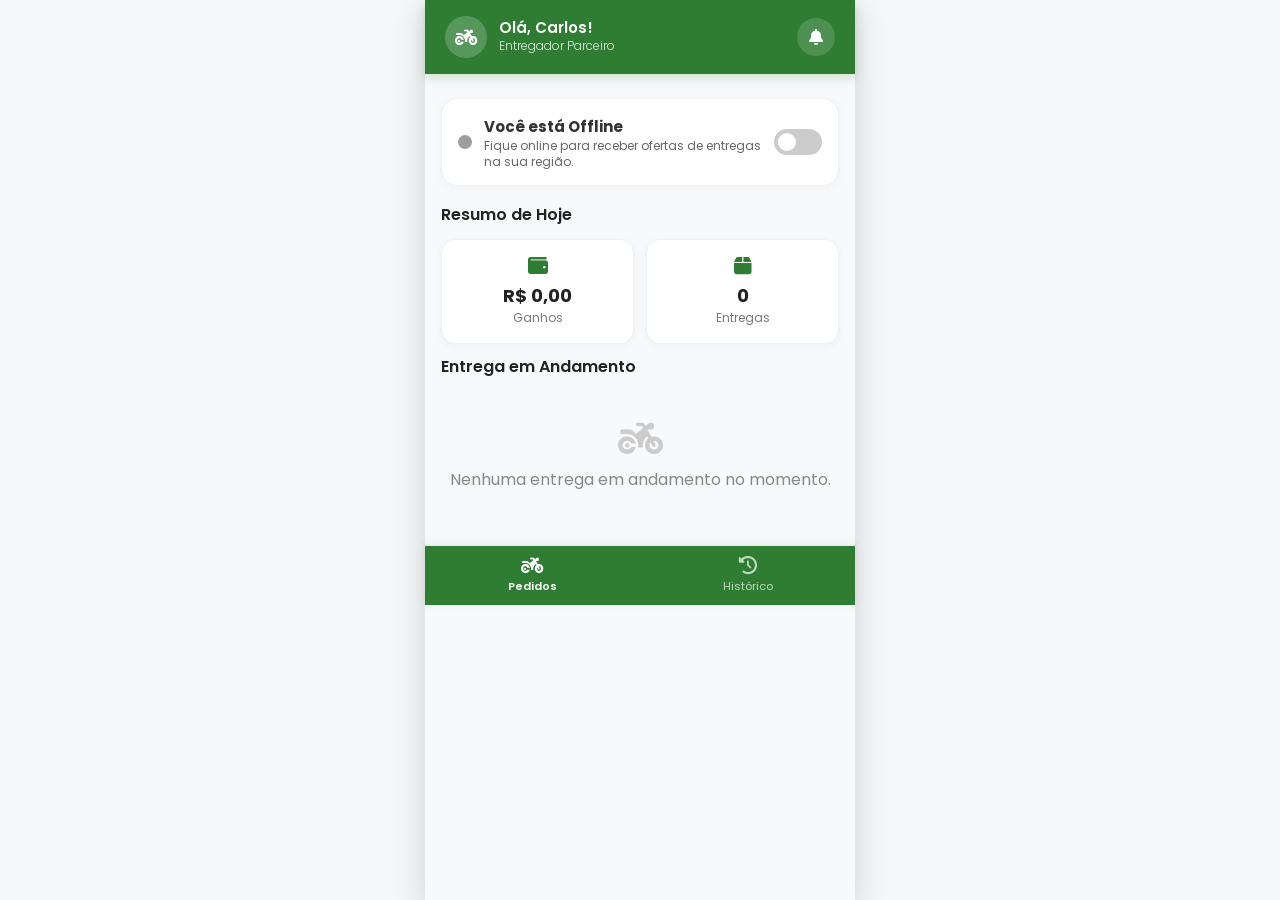
<file: index.html>
<!DOCTYPE html>
<html lang="pt-BR">
<head>
    <meta charset="UTF-8">
    <meta name="viewport" content="width=device-width, initial-scale=1.0, maximum-scale=1.0, user-scalable=no, viewport-fit=cover">
    <title>Feira Fácil - Entregador</title>
    <link rel="stylesheet" href="style.css">
    <link href="https://fonts.googleapis.com/css2?family=Poppins:wght@300;400;600;700&display=swap" rel="stylesheet">
    <link rel="stylesheet" href="https://cdnjs.cloudflare.com/ajax/libs/font-awesome/6.0.0/css/all.min.css">
</head>
<body>
    <div class="app-container">
        <!-- Header Fixo Verde -->
        <header class="main-header">
            <div class="user-profile" onclick="openProfileScreen()" style="cursor: pointer;">
                <div class="avatar">
                    <i class="fas fa-motorcycle"></i>
                </div>
                <div class="user-info">
                    <span id="header-user-name" class="greeting">Olá, Carlos!</span>
                    <span class="sub-greeting">Entregador Parceiro</span>
                </div>
            </div>
            <button class="icon-btn notification-btn" onclick="toggleNotificationsModal()">
                <i class="fas fa-bell"></i>
                <span id="notification-badge" class="badge-count">1</span>
            </button>
        </header>

        <!-- TELA 1: PEDIDOS / INÍCIO DO MOTOBOY -->
        <main id="home-screen" class="screen active">
            <!-- Card de Controle de Status (Online / Offline) -->
            <div class="driver-status-card" id="status-card">
                <div class="status-info">
                    <div class="status-indicator" id="status-dot"></div>
                    <div>
                        <h3 id="status-title">Você está Offline</h3>
                        <p id="status-desc">Fique online para receber ofertas de entregas na sua região.</p>
                    </div>
                </div>

                <label class="switch-toggle">
                    <input type="checkbox" id="online-toggle" onchange="toggleDriverStatus(this)">
                    <span class="slider round"></span>
                </label>
            </div>

            <!-- Resumo de Ganhos do Dia (Fica Oculto durante Entrega Ativa) -->
            <section id="today-summary-section" class="section-container">
                <div class="section-header">
                    <h3>Resumo de Hoje</h3>
                </div>
                <div class="driver-stats-grid">
                    <div class="stat-box">
                        <i class="fas fa-wallet"></i>
                        <span class="stat-value" id="today-earnings">R$ 0,00</span>
                        <span class="stat-label">Ganhos</span>
                    </div>
                    <div class="stat-box">
                        <i class="fas fa-box"></i>
                        <span class="stat-value" id="today-deliveries">0</span>
                        <span class="stat-label">Entregas</span>
                    </div>
                </div>
            </section>

            <!-- Entrega Ativa -->
            <section class="section-container" style="margin-top: 10px;">
                <div class="section-header">
                    <h3>Entrega em Andamento</h3>
                </div>
                <div id="active-delivery-container">
                    <div class="empty-list" style="padding: 30px 0;">
                        <i class="fas fa-motorcycle"></i>
                        <p>Nenhuma entrega em andamento no momento.</p>
                    </div>
                </div>
            </section>
        </main>

        <!-- TELA 2: HISTÓRICO DE ENTREGAS -->
        <main id="history-screen" class="screen">
            <div class="screen-title-bar">
                <h2>Histórico de Entregas</h2>
            </div>

            <div class="section-container">
                <div id="completed-deliveries-container" class="orders-list"></div>
            </div>
        </main>

        <!-- TELA 3: PERFIL DO ENTREGADOR -->
        <main id="profile-screen" class="screen">
            <div class="screen-title-bar-centered" style="display: flex; align-items: center; justify-content: space-between; padding: 16px 20px;">
                <button class="back-btn" onclick="closeProfileScreen()" style="background: none; border: none; font-size: 18px; color: #2e7d32; cursor: pointer;">
                    <i class="fas fa-arrow-left"></i>
                </button>
                <h2 class="centered-title" style="font-size: 18px; color: #222;">Meu Perfil</h2>
                <div style="width: 24px;"></div>
            </div>

            <div class="profile-container" style="padding: 0 20px;">
                <div class="profile-header-card" style="text-align: center; margin-bottom: 20px;">
                    <div class="profile-avatar-large" style="width: 70px; height: 70px; background: #e8f5e9; border-radius: 50%; display: flex; align-items: center; justify-content: center; margin: 0 auto 10px auto; color: #2e7d32; font-size: 32px;">
                        <i class="fas fa-motorcycle"></i>
                    </div>
                    <h3 id="profile-display-name" style="font-size: 18px; color: #222;">Carlos Silva</h3>
                    <p id="profile-display-email" style="font-size: 13px; color: #666;">carlos.entregas@email.com</p>
                </div>

                <form id="profile-form" onsubmit="saveDriverProfile(event)">
                    <div class="form-group" style="margin-bottom: 15px;">
                        <label for="driver-name-input" style="font-size: 12px; color: #555; display: block; margin-bottom: 4px;"><i class="fas fa-user"></i> Nome Completo</label>
                        <input type="text" id="driver-name-input" value="Carlos Silva" style="width: 100%; padding: 12px; border: 1px solid #ddd; border-radius: 10px; font-size: 14px;" required>
                    </div>

                    <div class="form-group" style="margin-bottom: 15px;">
                        <label for="driver-email-input" style="font-size: 12px; color: #555; display: block; margin-bottom: 4px;"><i class="fas fa-envelope"></i> E-mail</label>
                        <input type="email" id="driver-email-input" value="carlos.entregas@email.com" style="width: 100%; padding: 12px; border: 1px solid #ddd; border-radius: 10px; font-size: 14px;" required>
                    </div>

                    <div class="form-group" style="margin-bottom: 15px;">
                        <label for="driver-phone-input" style="font-size: 12px; color: #555; display: block; margin-bottom: 4px;"><i class="fas fa-phone"></i> Telefone / WhatsApp</label>
                        <input type="text" id="driver-phone-input" value="(54) 98888-7777" style="width: 100%; padding: 12px; border: 1px solid #ddd; border-radius: 10px; font-size: 14px;" required>
                    </div>

                    <div class="form-group" style="margin-bottom: 15px;">
                        <label for="driver-vehicle-input" style="font-size: 12px; color: #555; display: block; margin-bottom: 4px;"><i class="fas fa-motorcycle"></i> Veículo / Placa</label>
                        <input type="text" id="driver-vehicle-input" value="Honda CG 160 • ABC-1D23" style="width: 100%; padding: 12px; border: 1px solid #ddd; border-radius: 10px; font-size: 14px;" required>
                    </div>

                    <button type="submit" class="btn-checkout" style="margin-top: 15px;">Salvar Alterações</button>
                </form>
            </div>
        </main>

        <!-- MODAL POP-UP DE NOVA OFERTA DE ENTREGA COM TIMER -->
        <div id="delivery-offer-modal" class="modal-overlay hidden">
            <div class="modal-card offer-card">
                <div class="offer-header">
                    <span class="badge-new-offer"><i class="fas fa-bolt"></i> Nova Oferta!</span>
                    <div class="timer-circle" id="timer-display">15</div>
                </div>

                <div class="offer-body">
                    <div class="offer-price-box">
                        <span class="offer-label">Valor do Repasse</span>
                        <h2 class="offer-price" id="offer-price-val">R$ 12,50</h2>
                    </div>

                    <div class="offer-details-list">
                        <div class="offer-detail-item">
                            <i class="fas fa-route"></i>
                            <div>
                                <strong>Distância Total:</strong>
                                <span id="offer-distance-val">3.2 km</span>
                            </div>
                        </div>

                        <div class="offer-detail-item">
                            <i class="fas fa-store"></i>
                            <div>
                                <strong>Retiradas:</strong>
                                <span id="offer-pickup-val">Multi-tendas</span>
                            </div>
                        </div>

                        <div class="offer-detail-item">
                            <i class="fas fa-map-marker-alt"></i>
                            <div>
                                <strong>Entrega (Cliente):</strong>
                                <span id="offer-dropoff-val">Rua das Palmeiras, 450 - Centro</span>
                            </div>
                        </div>
                    </div>
                </div>

                <div class="modal-actions gap-10">
                    <button type="button" class="btn-secondary" onclick="rejectDeliveryOffer()">Recusar</button>
                    <button type="button" class="btn-primary-action" onclick="acceptDeliveryOffer()">Aceitar Entrega</button>
                </div>
            </div>
        </div>

        <!-- MODAL POP-UP PARA CONFIRMAÇÃO DO CÓDIGO DO CLIENTE -->
        <div id="confirm-code-modal" class="modal-overlay hidden">
            <div class="modal-card">
                <div class="modal-header">
                    <div>
                        <h3>Finalizar Entrega</h3>
                        <span class="modal-subtitle">Digite o código de 4 dígitos informado pelo cliente</span>
                    </div>
                    <button class="close-btn" onclick="closeConfirmCodeModal()">×</button>
                </div>
                
                <form id="code-confirm-form" onsubmit="submitConfirmationCode(event)">
                    <div class="form-group" style="margin: 15px 0;">
                        <input type="text" id="client-code-input" maxlength="4" placeholder="Ex: 1234" 
                               style="width: 100%; text-align: center; font-size: 24px; letter-spacing: 8px; padding: 12px; border: 2px solid #2e7d32; border-radius: 12px; font-weight: 700;" required>
                        <small style="color: #777; font-size: 11px; display: block; text-align: center; margin-top: 6px;">Código padrão de teste: <strong>1234</strong></small>
                    </div>

                    <div class="modal-actions gap-10">
                        <button type="button" class="btn-secondary" onclick="closeConfirmCodeModal()">Cancelar</button>
                        <button type="submit" class="btn-primary-action">Confirmar Código</button>
                    </div>
                </form>
            </div>
        </div>

        <!-- MODAL DE NOTIFICAÇÕES -->
        <div id="notifications-modal" class="modal-overlay hidden" onclick="closeNotificationsModalOnOutside(event)">
            <div class="modal-card notification-modal-card">
                <div class="modal-header">
                    <div>
                        <h3><i class="fas fa-bell" style="color: #2e7d32; margin-right: 6px;"></i> Notificações</h3>
                        <span class="modal-subtitle">Avisos e novidades do sistema</span>
                    </div>
                    <button class="close-btn" onclick="toggleNotificationsModal()">×</button>
                </div>
                <div id="notifications-list" class="notifications-list"></div>
            </div>
        </div>

        <!-- TOAST / NOTIFICAÇÃO NATIVA -->
        <div id="toast-notification" class="toast-notification hidden">
            <div class="toast-content">
                <i class="fas fa-check-circle"></i>
                <span id="toast-message">Notificação</span>
            </div>
        </div>

        <!-- Bottom Navigation Verde -->
        <nav class="bottom-nav">
            <a href="#" class="nav-item active" data-target="home-screen">
                <i class="fas fa-motorcycle"></i>
                <span>Pedidos</span>
            </a>
            <a href="#" class="nav-item" data-target="history-screen">
                <i class="fas fa-history"></i>
                <span>Histórico</span>
            </a>
        </nav>
    </div>

    <script src="motoboy.js"></script>
</body>
</html>
</file>
<file: style.css>
/* ==================== CONFIGURAÇÕES GERAIS E RESETS ==================== */
* {
    margin: 0;
    padding: 0;
    box-sizing: border-box;
    font-family: 'Poppins', sans-serif;
    -webkit-tap-highlight-color: transparent;
}

/* Deixa a página rolar normalmente */
html, body {
    width: 100%;
    min-height: 100%;
    margin: 0;
    padding: 0;
    background-color: #f4f6f8;
}

/* Dá espaço no topo (74px) para o conteúdo não ficar escondido atrás do cabeçalho */
.app-container {
    width: 100%;
    max-width: 430px;
    min-height: 100vh;
    margin: 0 auto;
    background-color: #f7f9fa;
    padding-top: 74px;
    padding-bottom: 80px;
    box-shadow: 0 10px 30px rgba(0, 0, 0, 0.15);
}

/* ==================== HEADER PRINCIPAL FIXO NO TOPO ==================== */
.main-header {
    position: fixed;
    top: 0;
    left: 0;
    right: 0;
    margin: 0 auto;
    width: 100%;
    max-width: 430px;
    height: 74px;
    background-color: #2e7d32;
    color: #ffffff;
    padding: 16px 20px;
    display: flex;
    justify-content: space-between;
    align-items: center;
    box-shadow: 0 4px 10px rgba(46, 125, 50, 0.2);
    z-index: 9999;
}

.user-profile {
    display: flex;
    align-items: center;
    gap: 12px;
}

.avatar {
    width: 42px;
    height: 42px;
    background-color: rgba(255, 255, 255, 0.2);
    border-radius: 50%;
    display: flex;
    justify-content: center;
    align-items: center;
    font-size: 18px;
}

.user-info {
    display: flex;
    flex-direction: column;
}

.greeting {
    font-weight: 600;
    font-size: 15px;
    line-height: 1.2;
}

.sub-greeting {
    font-size: 12px;
    opacity: 0.85;
    font-weight: 300;
}

.notification-btn {
    position: relative;
    background: rgba(255, 255, 255, 0.15);
    border: none;
    color: white;
    width: 38px;
    height: 38px;
    border-radius: 50%;
    cursor: pointer;
    font-size: 16px;
    display: flex;
    justify-content: center;
    align-items: center;
}

.badge-count {
    position: absolute;
    top: 4px;
    right: 4px;
    background-color: #d32f2f;
    color: white;
    font-size: 10px;
    font-weight: 700;
    width: 16px;
    height: 16px;
    border-radius: 50%;
    display: flex;
    justify-content: center;
    align-items: center;
}

/* ==================== SCREENS E CONTAINER ==================== */
.screen {
    display: none;
    width: 100%;
    padding-top: 8px;
    padding-bottom: 24px;
}

.screen.active {
    display: block;
}

.screen-title-bar {
    padding: 16px 20px 8px 20px;
}

.screen-title-bar h2 {
    font-size: 18px;
    color: #222;
    font-weight: 600;
}

.custom-scroll::-webkit-scrollbar { display: none; }
.custom-scroll { -ms-overflow-style: none; scrollbar-width: none; }

.section-container {
    margin-top: 16px;
    padding: 0 16px;
}

.section-header {
    display: flex;
    justify-content: space-between;
    align-items: center;
    margin-bottom: 12px;
}

.section-header h3 {
    font-size: 16px;
    color: #222;
    font-weight: 600;
}

/* ==================== BOTTOM NAV (RODAPÉ) ==================== */
.bottom-nav {
    width: 100%;
    max-width: 430px;
    background-color: #2e7d32;
    display: flex;
    justify-content: space-around;
    align-items: center;
    padding: 10px 0;
    z-index: 30;
    box-shadow: 0 -2px 10px rgba(0, 0, 0, 0.08);
}

.nav-item {
    flex: 1;
    display: flex;
    flex-direction: column;
    align-items: center;
    justify-content: center;
    color: rgba(255, 255, 255, 0.7);
    text-decoration: none;
    font-size: 11px;
    gap: 4px;
    transition: all 0.2s;
}

.nav-item i {
    font-size: 18px;
}

.nav-item.active {
    color: #ffffff;
    font-weight: 600;
}

/* ==================== ESTILOS DO MOTOBOY ==================== */

/* Card Status Online/Offline */
.driver-status-card {
    background: #ffffff;
    border-radius: 16px;
    padding: 16px;
    margin: 16px;
    display: flex;
    align-items: center;
    justify-content: space-between;
    box-shadow: 0 2px 10px rgba(0, 0, 0, 0.04);
    border: 1px solid #eef2f5;
    transition: all 0.3s ease;
}

.driver-status-card.online {
    border-color: #2e7d32;
    background: #f1f8e9;
}

.status-info {
    display: flex;
    align-items: center;
    gap: 12px;
}

.status-info h3 { font-size: 15px; color: #333; }
.status-info p { font-size: 12px; color: #666; line-height: 1.3; }

.status-indicator {
    width: 14px;
    height: 14px;
    border-radius: 50%;
    background-color: #9e9e9e;
    flex-shrink: 0;
}

.status-indicator.active {
    background-color: #2e7d32;
    box-shadow: 0 0 8px #2e7d32;
}

/* Switch Toggle (Botão Online/Offline) */
.switch-toggle {
    position: relative;
    display: inline-block;
    width: 48px;
    height: 26px;
    flex-shrink: 0;
}

.switch-toggle input { opacity: 0; width: 0; height: 0; }

.slider {
    position: absolute;
    cursor: pointer;
    top: 0; left: 0; right: 0; bottom: 0;
    background-color: #ccc;
    transition: .3s;
    border-radius: 34px;
}

.slider:before {
    position: absolute;
    content: "";
    height: 18px;
    width: 18px;
    left: 4px;
    bottom: 4px;
    background-color: white;
    transition: .3s;
    border-radius: 50%;
}

input:checked + .slider { background-color: #2e7d32; }
input:checked + .slider:before { transform: translateX(22px); }

/* Dashboard de Ganhos */
.driver-stats-grid {
    display: grid;
    grid-template-columns: 1fr 1fr;
    gap: 12px;
}

.stat-box {
    background: #ffffff;
    padding: 16px;
    border-radius: 14px;
    text-align: center;
    box-shadow: 0 2px 8px rgba(0, 0, 0, 0.04);
    display: flex;
    flex-direction: column;
    align-items: center;
    border: 1px solid #eef2f5;
}

.stat-box i { font-size: 20px; color: #2e7d32; margin-bottom: 6px; }
.stat-value { font-size: 18px; font-weight: 700; color: #222; }
.stat-label { font-size: 12px; color: #777; }

/* Cards de Pedido / Histórico */
.orders-list { display: flex; flex-direction: column; gap: 12px; }

.order-card {
    background: #ffffff;
    border-radius: 16px;
    padding: 16px;
    box-shadow: 0 2px 8px rgba(0,0,0,0.04);
    border: 1px solid #eef2f5;
}

.order-card-header { display: flex; justify-content: space-between; align-items: flex-start; margin-bottom: 10px; }
.order-id { font-weight: 700; font-size: 15px; color: #222; }
.order-date { font-size: 11px; color: #888; }

.order-status-badge { font-size: 11px; padding: 4px 10px; border-radius: 12px; font-weight: 600; }
.badge-prep { background: #fff3e0; color: #e65100; }
.badge-done { background: #e8f5e9; color: #2e7d32; }

.order-items-preview { font-size: 13px; color: #444; line-height: 1.5; margin-bottom: 12px; }

.order-card-footer { display: flex; justify-content: space-between; align-items: center; border-top: 1px solid #f0f0f0; padding-top: 10px; }
.order-total-price { font-weight: 700; color: #2e7d32; font-size: 16px; }

/* Modal Pop-up de Oferta */
.offer-card { text-align: center; padding: 20px; }
.offer-header { display: flex; justify-content: space-between; align-items: center; margin-bottom: 12px; }
.badge-new-offer { background: #e8f5e9; color: #2e7d32; padding: 6px 12px; border-radius: 20px; font-weight: 600; font-size: 12px; }

.timer-circle {
    width: 38px;
    height: 38px;
    border-radius: 50%;
    background: #ffe0b2;
    color: #e65100;
    font-weight: 700;
    font-size: 16px;
    display: flex;
    align-items: center;
    justify-content: center;
    border: 2px solid #e65100;
}

.offer-price-box { margin: 10px 0 15px 0; }
.offer-label { font-size: 12px; color: #666; }
.offer-price { font-size: 30px; color: #2e7d32; font-weight: 700; }

.offer-details-list { text-align: left; background: #f7f9fa; padding: 14px; border-radius: 12px; margin-bottom: 20px; }
.offer-detail-item { display: flex; gap: 10px; margin-bottom: 10px; font-size: 13px; color: #333; }
.offer-detail-item:last-child { margin-bottom: 0; }
.offer-detail-item i { margin-top: 3px; color: #2e7d32; }

.gap-10 { display: flex; gap: 10px; }

/* ==================== MODAIS E TOASTS ==================== */
.modal-overlay {
    position: fixed;
    inset: 0;
    background-color: rgba(0, 0, 0, 0.5);
    display: flex;
    justify-content: center;
    align-items: center;
    z-index: 10000;
    padding: 20px;
}

.modal-card {
    background: white;
    border-radius: 20px;
    width: 100%;
    max-width: 360px;
    padding: 20px;
    box-shadow: 0 10px 25px rgba(0,0,0,0.15);
}

.modal-header { display: flex; justify-content: space-between; align-items: flex-start; margin-bottom: 15px; }
.close-btn { background: none; border: none; font-size: 22px; color: #888; cursor: pointer; }
.hidden { display: none !important; }

.btn-primary-action, .btn-checkout {
    width: 100%;
    background-color: #2e7d32;
    color: white;
    border: none;
    padding: 12px;
    border-radius: 12px;
    font-weight: 600;
    font-size: 14px;
    cursor: pointer;
}

.btn-secondary {
    width: 100%;
    background-color: #f0f0f0;
    color: #555;
    border: none;
    padding: 12px;
    border-radius: 12px;
    font-weight: 600;
    font-size: 14px;
    cursor: pointer;
}

/* ==================== MODAL DE NOTIFICAÇÕES FORMATADO ==================== */
.notification-modal-card {
    max-height: 80vh;
    display: flex;
    flex-direction: column;
}

.notifications-list {
    display: flex;
    flex-direction: column;
    gap: 10px;
    margin-top: 10px;
    max-height: 380px;
    overflow-y: auto;
    padding-right: 4px;
}

.notification-item {
    display: flex;
    align-items: flex-start;
    gap: 12px;
    background: #ffffff;
    border: 1px solid #eef2f5;
    border-radius: 12px;
    padding: 12px 14px;
    box-shadow: 0 2px 6px rgba(0, 0, 0, 0.03);
}

.notification-icon {
    width: 36px;
    height: 36px;
    border-radius: 50%;
    display: flex;
    align-items: center;
    justify-content: center;
    font-size: 15px;
    flex-shrink: 0;
}

.notification-content {
    flex: 1;
}

.notification-header-row {
    display: flex;
    justify-content: space-between;
    align-items: center;
    margin-bottom: 4px;
}

.notification-header-row strong {
    font-size: 13px;
    color: #222;
    font-weight: 600;
}

.notification-time {
    font-size: 11px;
    color: #888;
    font-weight: 400;
}

.notification-content p {
    font-size: 12px;
    color: #555;
    line-height: 1.4;
    margin: 0;
}

/* Toast */
.toast-notification {
    position: fixed;
    bottom: 75px;
    left: 0;
    right: 0;
    margin: 0 auto;
    width: fit-content;
    max-width: 90%;
    background: #323232;
    color: white;
    padding: 10px 18px;
    border-radius: 25px;
    font-size: 12px;
    z-index: 10001;
    box-shadow: 0 4px 15px rgba(0,0,0,0.2);
    white-space: nowrap;
}

.toast-content { display: flex; align-items: center; gap: 8px; }
.empty-list { text-align: center; color: #888; }
.empty-list i { font-size: 36px; margin-bottom: 10px; color: #ccc; }
</file>
